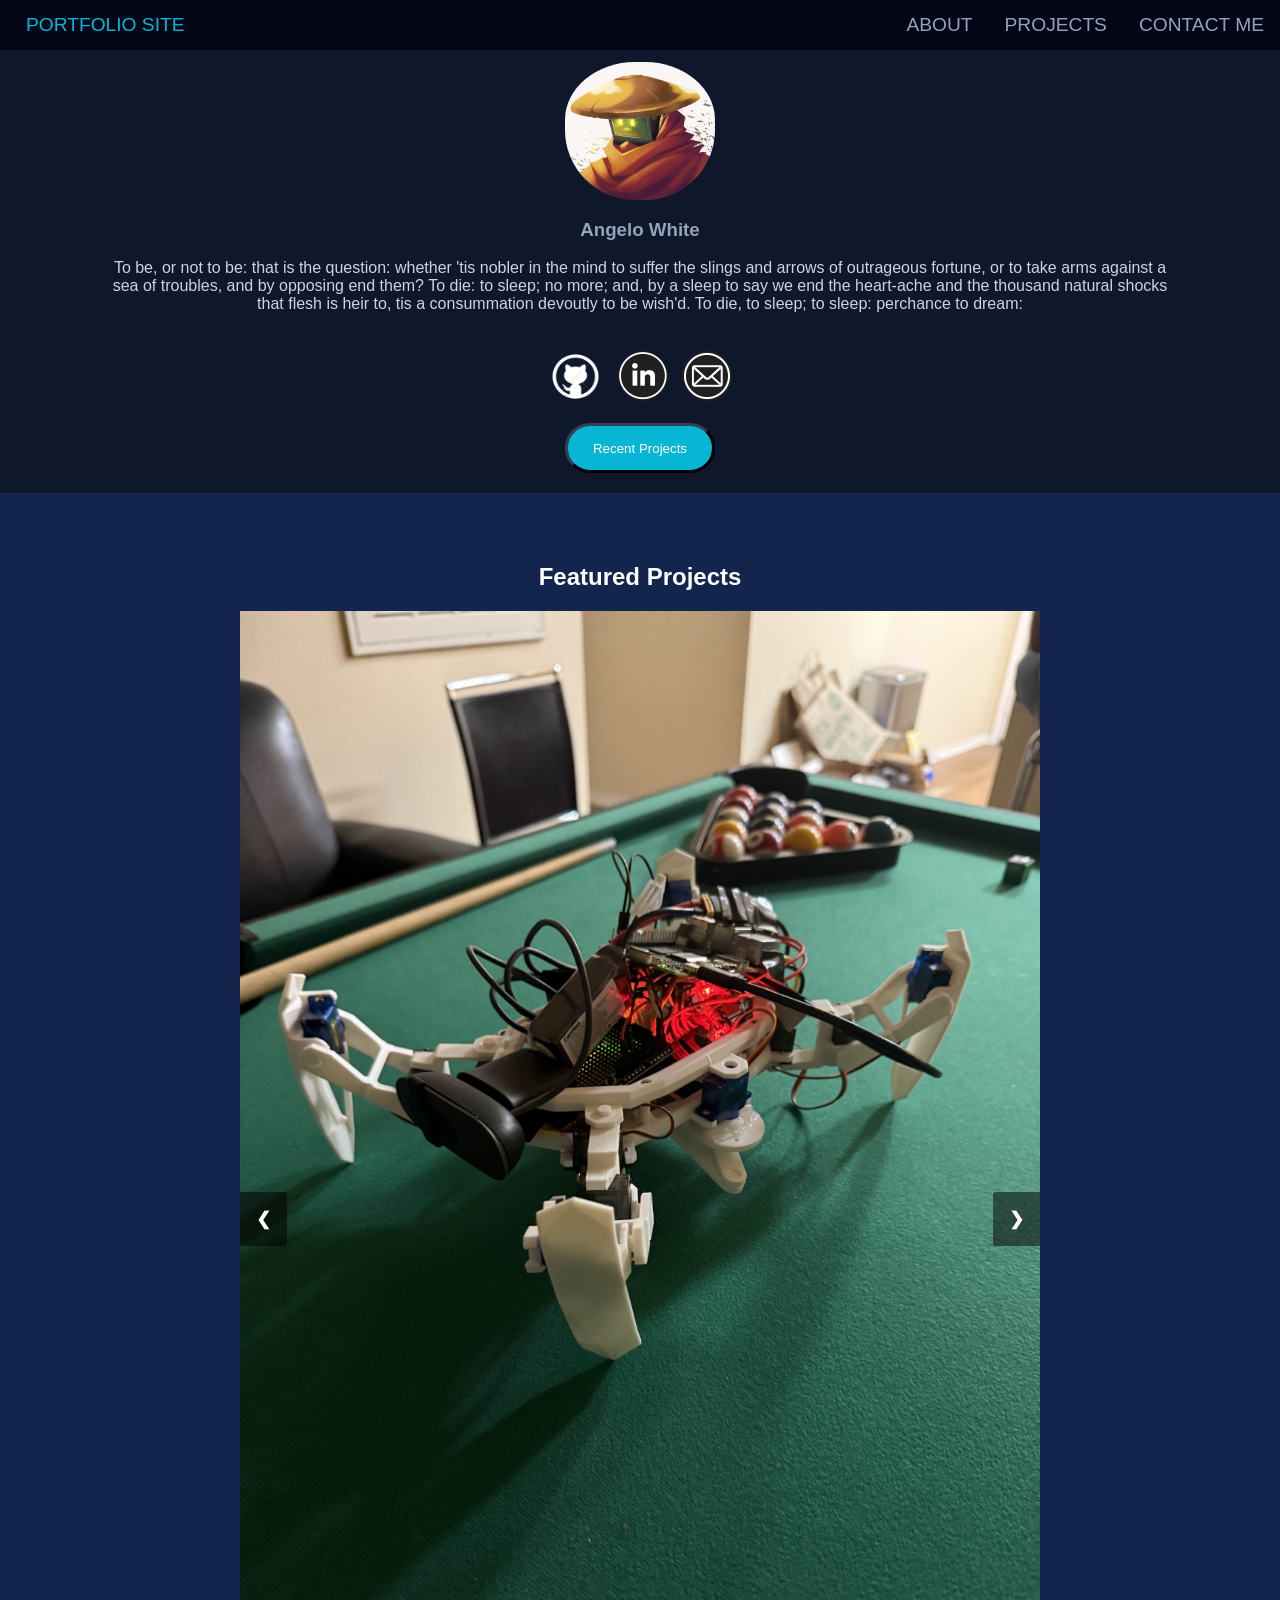
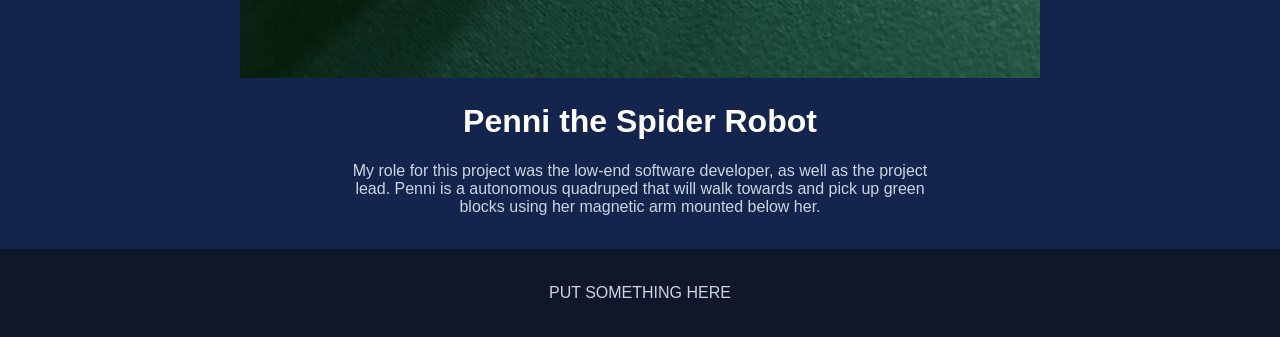
<file: frontend/index.html>
<!DOCTYPE html>
<html lang="en">
<head>
    <meta charset="UTF-8">
    <meta name="viewport" content="width=device-width, initial-scale=1.0">
    <title>Portfolio Page</title>
    <link rel="stylesheet" href="css/style.css">
</head>
<body>
    <!-- navbar -->
    <div class="topnav">
        <a class="title" href="index.html">Portfolio Site</a>
        <a class="contact" href="pages/contactMe.html">Contact Me</a>
        <a class="projects" href="pages/projectPage.html">Projects</a>
        <a class="about" href="pages/about.html">About</a>
    </div>

    <!-- Profile Picture stuff -->
    <div class="card">
        <img src="images/robot.png" class="thumbnail">
        <h3>Angelo White</h3>
        <p>To be, or not to be: that is the question: whether 'tis nobler in the mind to 
            suffer the slings and arrows of outrageous fortune, or to take arms against a sea of troubles, 
            and by opposing end them? To die: to sleep; no more; and, by a sleep to say we end the heart-ache 
            and the thousand natural shocks that flesh is heir to,
            tis a consummation devoutly to be wish'd. To die, to sleep; to sleep: perchance to dream: </p>
    </div>

    <!-- different links for my github and other stuff -->
    <div class="links">
        <a href="https://github.com/WilliamAW101" target="_blank"><img src="images/github.png" class="github"></a>
        <a href="https://www.linkedin.com/in/williamaw" target="_blank"><img src="images/linkden.png" class="linkden"></a>
        <a href="mailto:angelowhite871@gmail.com" target="_blank"><img src="images/email.png" class="email"></a>
    </div>

    <!-- maybe a button for more info? Just going to have it go down the page -->
    <div class="viewMore">
        <button type="button" class="button" onclick="scrollToSlideshow()">
            Recent Projects
        </button>
    </div>

    <!-- Could add a carousel -->
    <div class="slideshowBackground">
        <div class="featureTitle">
            <h2>Featured Projects</h2>
        </div>
        <div class="slideshow">
            <div class="slidesFade">
                <img src="images/Penni.jpg">
                <div class="text">
                    <h1>Penni the Spider Robot</h1>
                    <p>My role for this project was the low-end software developer, as well as the project lead.
                        Penni is a autonomous quadruped that will walk towards and pick up green blocks using her magnetic arm mounted
                        below her.
                    </p>
                </div>
            </div>
            <div class="slidesFade">
                <img src="images/CragTag.png">
                <div class="text">
                    <h1>CragTag</h1>
                    <p>CragTag is a social media rockclimbing app. My role in this project was the project lead. backend developer,
                        and database. The webapp supports live notifications using socket.io, AWS for storing images, and refresh tokens for
                        authentication.
                    </p>
                </div>
            </div>
            <div class="slidesFade">
                <img src="images/CloudVault.jpg">
                <div class="text">
                    <h1>CloudVault</h1>
                    <p>CloudVault is a containerized file uploader using Chainguard Images for minimal, secure environments. 
                        It secures data with HTTPS, SSL certificates, and persistent storage, ensuring safe file management 
                        with Docker. My role was the primary back-end developer using flask. I was also in charge of the DevOps
                    for deploying via docekr.</p>
                </div>
            </div>
            <a class="prev" onclick="plusSlides(-1)">&#10094;</a>
            <a class="next" onclick="plusSlides(1)">&#10095;</a>
        </div>
        <br>
        <script src="js/script.js"></script>
    </div>

    <div class="footer">
        <p>PUT SOMETHING HERE</p>
    </div>
</body>
</html>
</file>
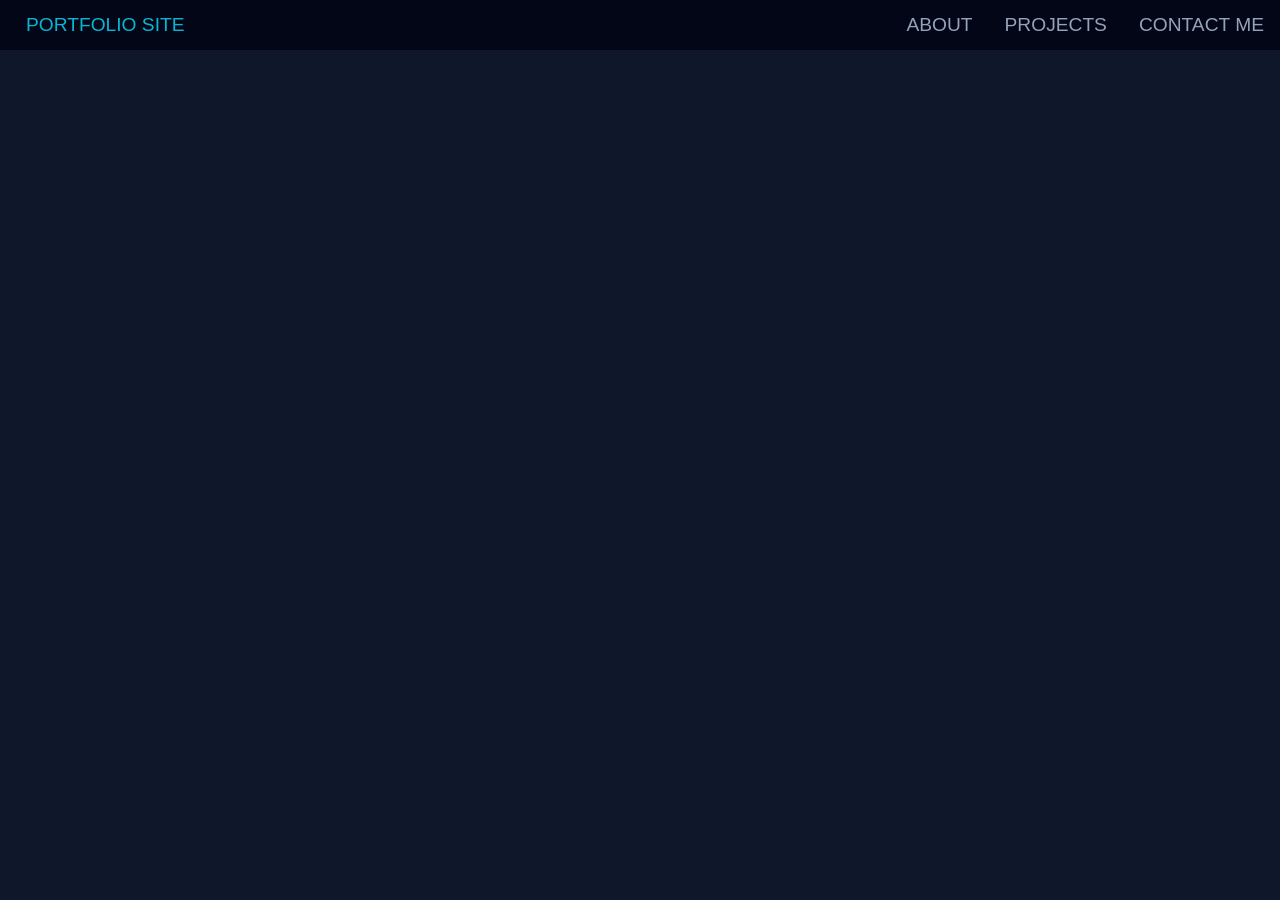
<file: frontend/pages/about.html>
<!DOCTYPE html>
<html lang="en">
<head>
    <meta charset="UTF-8">
    <meta name="viewport" content="width=device-width, initial-scale=1.0">
    <title>About Page</title>
    <link rel="stylesheet" href="../css/style.css">
</head>
<body>
    <!-- navbar -->
    <div class="topnav">
        <a class="title" href="../index.html">Portfolio Site</a>
        <a class="contact" href="contactMe.html">Contact Me</a>
        <a class="projects" href="projectPage.html">Projects</a>
        <a class="about" href="about.html">About</a>
    </div>
</body>
</html>
</file>
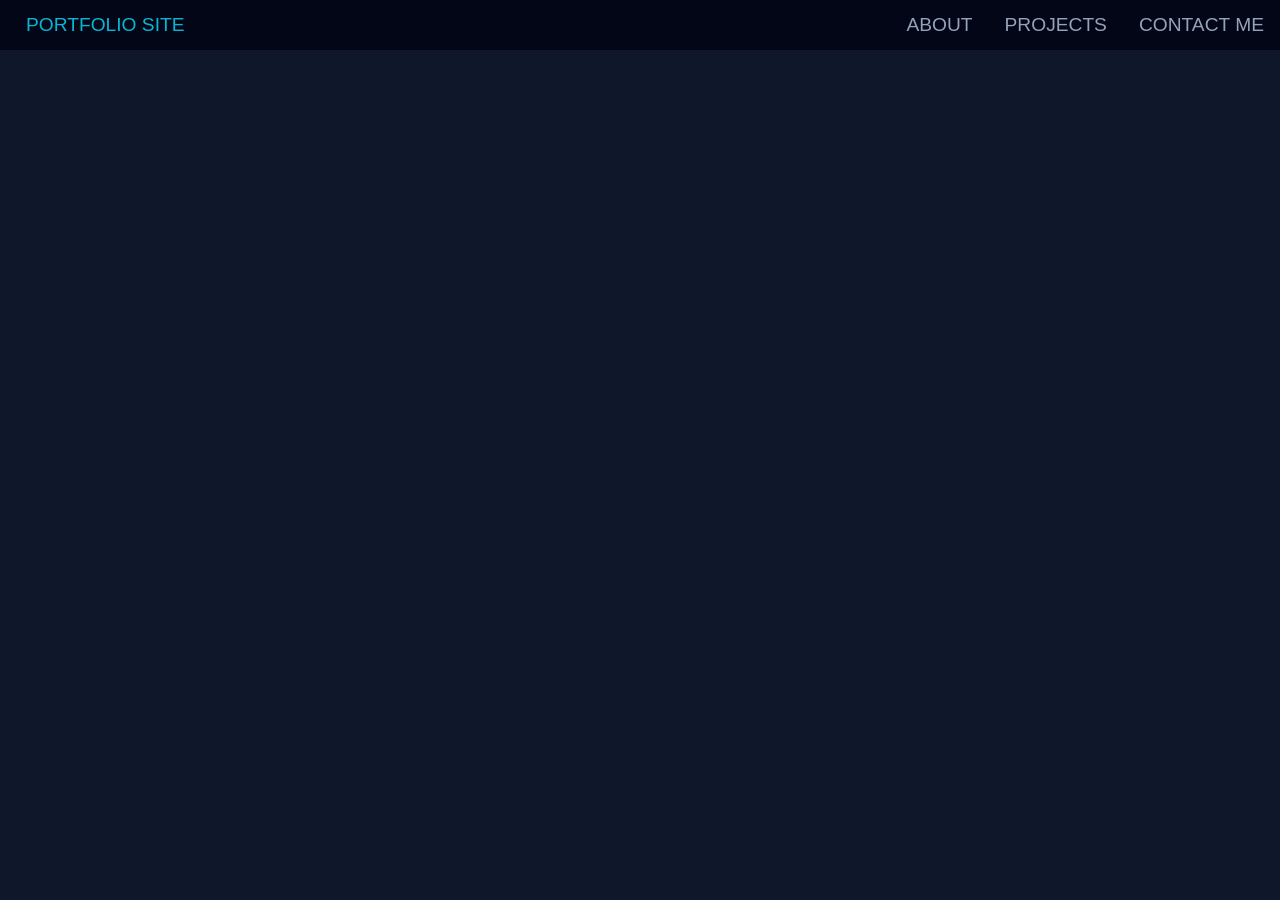
<file: frontend/pages/contactMe.html>
<!DOCTYPE html>
<html lang="en">
<head>
    <meta charset="UTF-8">
    <meta name="viewport" content="width=device-width, initial-scale=1.0">
    <title>Contact Page</title>
    <link rel="stylesheet" href="../css/style.css">
</head>
<body>
    <!-- navbar -->
    <div class="topnav">
        <a class="title" href="../index.html">Portfolio Site</a>
        <a class="contact" href="contactMe.html">Contact Me</a>
        <a class="projects" href="projectPage.html">Projects</a>
        <a class="about" href="about.html">About</a>
    </div>
</body>
</html>
</file>
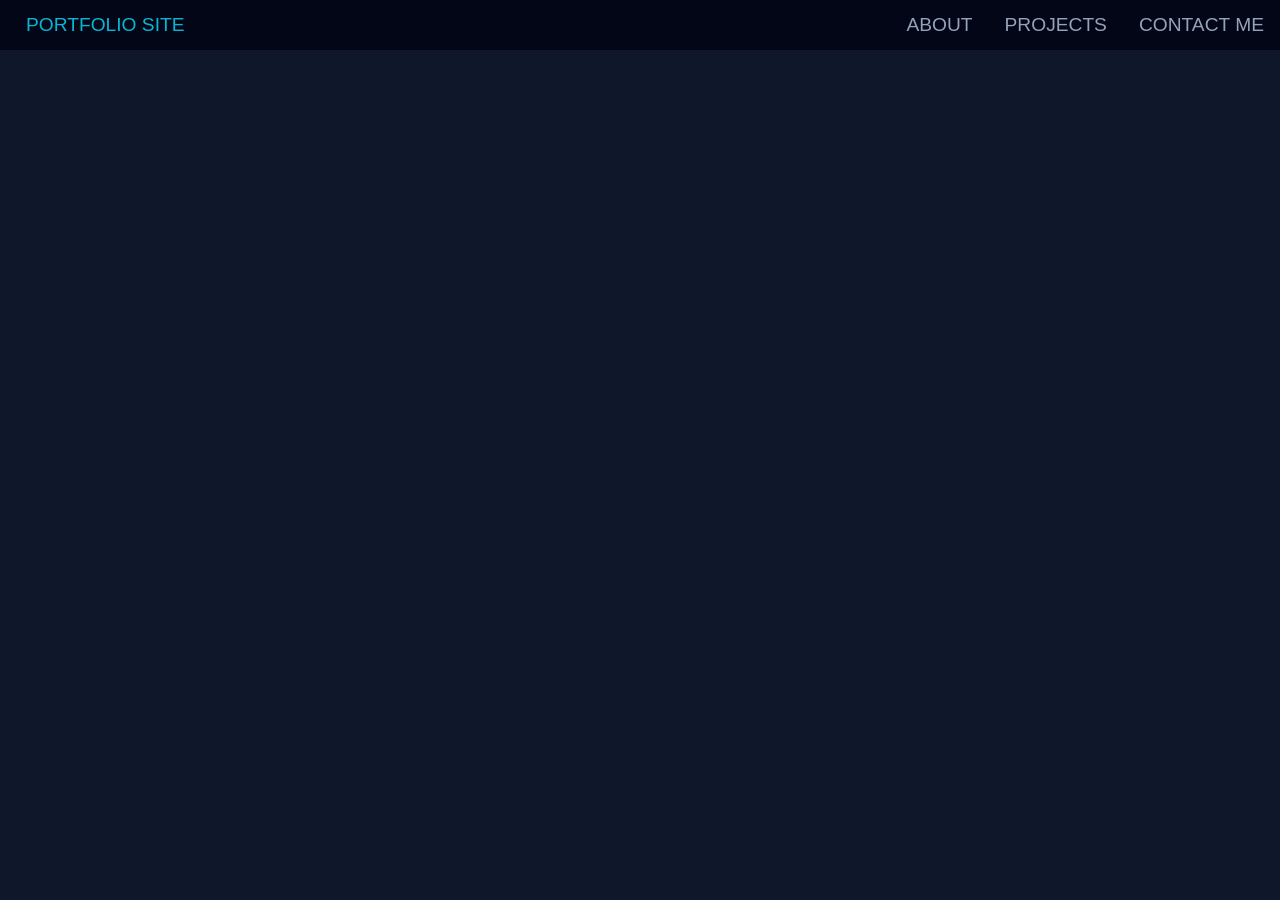
<file: frontend/pages/projectPage.html>
<!DOCTYPE html>
<html lang="en">
<head>
    <meta charset="UTF-8">
    <meta name="viewport" content="width=device-width, initial-scale=1.0">
    <title>Project Page</title>
    <link rel="stylesheet" href="../css/style.css">
</head>
<body>
    <!-- navbar -->
    <div class="topnav">
        <a class="title" href="../index.html">Portfolio Site</a>
        <a class="contact" href="contactMe.html">Contact Me</a>
        <a class="projects" href="projectPage.html">Projects</a>
        <a class="about" href="about.html">About</a>
    </div>
</body>
</html>
</file>
<file: frontend/css/style.css>
* {
    box-sizing: border-box;
    scroll-behavior: smooth;
}

body {
    background-color: #0f172a;
    font-family: Verdana, Geneva, Tahoma, sans-serif;
    margin: 0;
}

p {
    color: #cbd5e1;
    margin: 15px 100px;
}

h3 {
    color: #94a3b8;
}

.topnav {
    overflow: hidden;
    background-color: #020617;
    padding-left: 10px;
    width: 100%;
    margin: 0;
    position: fixed;
    border-color: #334155;
    z-index: 1000;
}

.topnav a {
    float: left;
    display: block;
    color: #94a3b8;
    text-align: center;
    padding: 14px 16px;
    text-decoration: none;
    font-size: 1.2rem;
    text-transform: uppercase;
}

.topnav .title {
    color: #06b6d4;
}

.topnav .about {
    float: right;
}

.topnav .projects {
    float: right;
}

.topnav .contact {
    float: right;
}

input {
    all: unset;
    font: 15px system-ui;
    color:aliceblue;
    height: 100%;
    width: 100%;
    padding: 0px 7px;
}

.thumbnail {
    height: 150px;
    width: 150px;
    border-radius: 70px;
    padding-top: 12px;
}

.column {
    float: left;
    width: 25%;
    padding: 10px 10px;
    clear: both;
}

.card {
    color: #1e293b;
    text-align: center;
    padding-top: 50px;
}

.card img {
    display:block;
    margin: 0 auto;
}

.links img {
    display: inline-block;
    height: 50px;
    width: 50px;
    margin: 0 5px;
    border-radius: 70px;
    vertical-align: middle;
}

.links .github {
    height: 55px;
    width: 55px;
    padding-top: 2px;
}

.links {
    text-align: center;
    clear: both;
    padding: 20px 0;
}

.viewMore .button {
    height: 50px;
    width: 150px;
    border-radius: 70px;
    background-color: #06b6d4;
    color: white;
    border-color: #334155;
    border-width: 3px;
    display:block;
    margin: 0 auto;
}

.viewMore {
    padding-bottom: 20px;
}

.slideshowBackground .featureTitle {
    text-align: center;
    color: white;
}

.slideshow {
    max-width: 800px;
    position: relative;
    margin: auto;
}

.slideshowBackground {
    width: 100%;
    background-color: #14254d;
    padding-top: 50px;
}

.slidesFade {
    display: none;
}

.slidesFade .text{
    text-align: center;
    color: white;
}

.slidesFade img {
    width: 100%;
}

.prev, .next {
    cursor: pointer;
    position: absolute;
    top: 50%;
    width: auto;
    margin-top: -22px;
    padding: 16px;
    color: white;
    font-weight: bold;
    font-size: 18px;
    transition: 0.6s ease;
    border-radius: 0 3px 3px 0;
    user-select: none;
    background-color: rgba(0,0,0,0.5);
}

.next {
    right: 0;
    border-radius: 3px 0 0 3px;
}

.prev:hover, .next:hover {
    background-color: rgba(0,0,0,0.8);
}

.footer {
    background-color: #0f172a;
    padding: 20px;
    text-align: center;
    color: #94a3b8;
}
</file>
